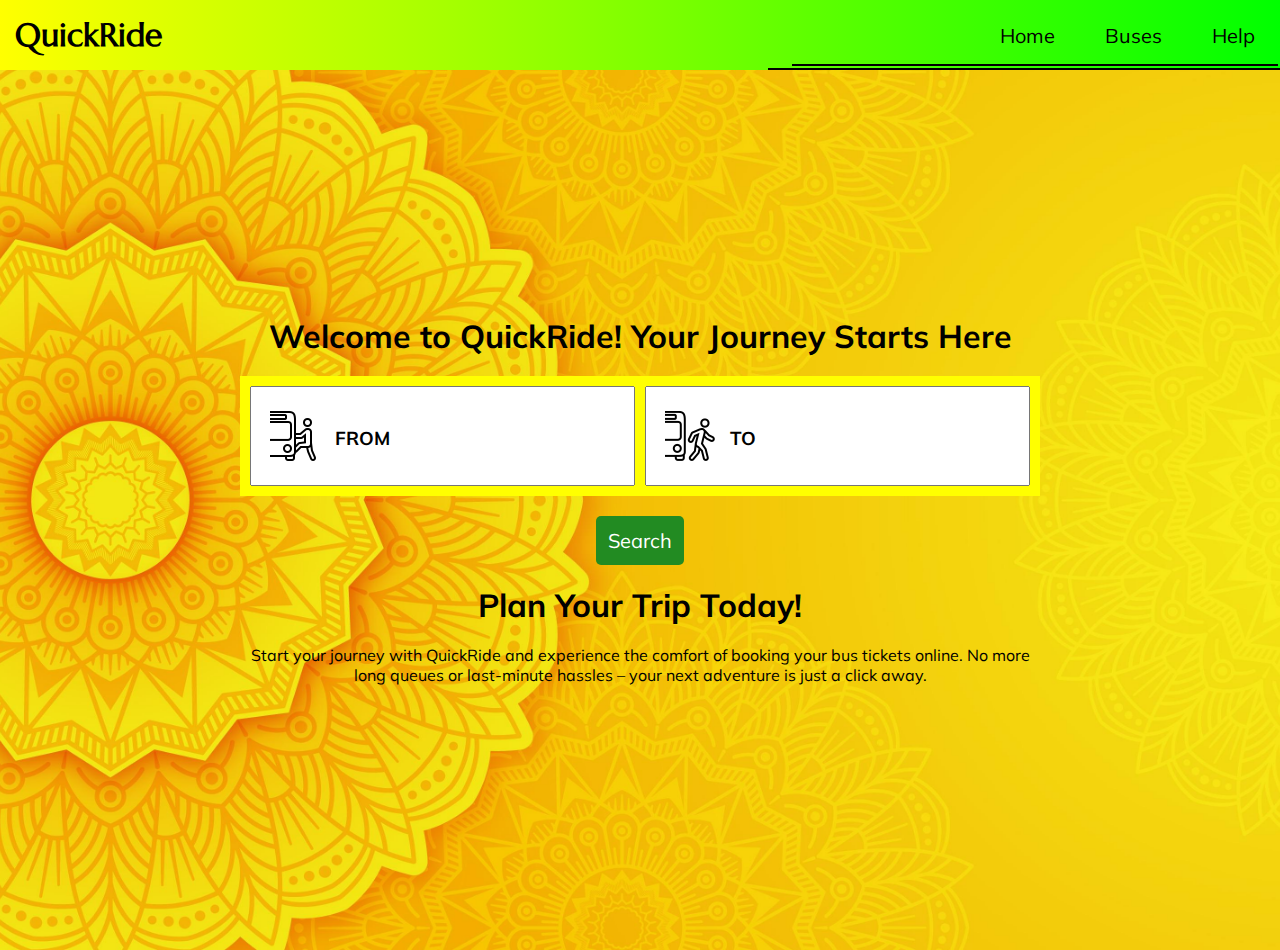
<file: index.html>
<!DOCTYPE html>
<html lang="en">
  <head>
    <meta charset="UTF-8" />
    <meta name="viewport" content="width=device-width, initial-scale=1.0" />
    <title>Document</title>
    <link rel="stylesheet" href="./style.css" />
    <link
      rel="stylesheet"
      href="https://fonts.googleapis.com/css?family=Muli:400,400i,700,700i,800"
    />
  </head>
  <body id="body1">
    <div class="overall">
      <nav>
        <h1 onclick="home()">QuickRide</h1>
        <img
          src="./assets/menu.png"
          alt="menu bar"
          onclick="menu()"
          id="openMenu"
        />
        <img
          src="./assets/cross.png"
          alt="close"
          onclick="menuExit()"
          id="closeMenu"
        />
        <div class="menu">
          <a onclick="home()">Home</a>
          <a onclick="buses()">Buses</a>
          <a onclick="help()">Help</a>
        </div>
        <div class="line">
          <p class="line1"></p>
          <p class="line2"></p>
        </div>
      </nav>

      <!-- route-->
      <div class="route-overall">
        <img src="./assets/bg2.jpg" />
        <div class="route-info">
          <h1>Welcome to QuickRide! Your Journey Starts Here</h1>
          <div class="route">
            <div class="from">
              <label for="from"
                ><img src="./assets/on-bus.png" alt="from"
              /></label>
              <input
                type="text"
                placeholder="enter city"
                id="from"
                onchange="fromPosition()"
                required
              />
              <label for="from"><h3>FROM</h3></label>
            </div>

            <div class="to">
              <label for="to">
                <img src="./assets/off-bus.png" alt="to"
              /></label>
              <input
                type="text"
                placeholder="enter city"
                id="to"
                onchange="toPosition()"
                required
              />
              <label for="to"><h3>TO</h3></label>
            </div>
          </div>

          

          <a href="#ind-bus-overall"><button id="search">Search</button></a>

          <h1>Plan Your Trip Today!</h1>
          <p>
            Start your journey with QuickRide and experience the comfort of
            booking your bus tickets online. No more long queues or last-minute
            hassles – your next adventure is just a click away.
          </p>
        </div>
      </div>

      <!-- ind-bus-overall -->
      <div id="ind-bus-overall">
        <h1 id="ind-title">Search Results</h1>
        <!-- bus-card 1 -->

        <div class="bus-card">
          <img src="./assets/bg1.jpg" />

          <!-- bus-content -->
          <div class="bus-content">
            <div>
              <h1>Departure</h1>
              <p class="dep">chennai</p>
            </div>

            <div>
              <h1>Destination</h1>
              <p class="des">madurai</p>
            </div>

            <div>
              <h1>Date</h1>
              <p class="date">date</p>
            </div>

            <div>
              <h1>Time</h1>
              <p class="time">time</p>
            </div>

            <div>
              <a href="./buses.html"
                ><button class="view-btn">View Buses</button></a
              >
            </div>

          </div>
        </div>
        <!-- bus-card 2 -->

        <div class="bus-card">
          <img src="./assets/bg1.jpg" />

          <!-- bus-content -->
          <div class="bus-content">
            <div>
              <h1>Departure</h1>
              <p class="dep">chennai</p>
            </div>

            <div>
              <h1>Destination</h1>
              <p class="des">madurai</p>
            </div>

            <div>
              <h1>Date</h1>
              <p class="date">date</p>
            </div>

            <div>
              <h1>Time</h1>
              <p class="time">time</p>
            </div>

            <div>
              <a href="./buses.html"
                ><button class="view-btn">View Buses</button></a
              >
            </div>

          </div>
        </div>

        <!-- bus-card 3 -->

        <div class="bus-card">
          <img src="./assets/bg1.jpg" />

          <!-- bus-content -->
          <div class="bus-content">
            <div>
              <h1>Departure</h1>
              <p class="dep">chennai</p>
            </div>

            <div>
              <h1>Destination</h1>
              <p class="des">madurai</p>
            </div>

            <div>
              <h1>Date</h1>
              <p class="date">date</p>
            </div>

            <div>
              <h1>Time</h1>
              <p class="time">time</p>
            </div>

            <div>
              <a href="./buses.html"
                ><button class="view-btn">View Buses</button></a
              >
            </div>

          </div>
        </div>

        <!-- bus-card 4 -->

        <div class="bus-card">
          <img src="./assets/bg1.jpg" />

          <!-- bus-content -->
          <div class="bus-content">
            <div>
              <h1>Departure</h1>
              <p class="dep">chennai</p>
            </div>

            <div>
              <h1>Destination</h1>
              <p class="des">madurai</p>
            </div>

            <div>
              <h1>Date</h1>
              <p class="date">date</p>
            </div>

            <div>
              <h1>Time</h1>
              <p class="time">time</p>
            </div>

            <div>
              <a href="./buses.html"
                ><button class="view-btn">View Buses</button></a
              >
            </div>

          </div>
        </div>

        <!-- bus-card 5 -->

        <div class="bus-card">
          <img src="./assets/bg1.jpg" />

          <!-- bus-content -->
          <div class="bus-content">
            <div>
              <h1>Departure</h1>
              <p class="dep">chennai</p>
            </div>

            <div>
              <h1>Destination</h1>
              <p class="des">madurai</p>
            </div>

            <div>
              <h1>Date</h1>
              <p class="date">date</p>
            </div>

            <div>
              <h1>Time</h1>
              <p class="time">time</p>
            </div>

            <div>
              <a href="./buses.html"
                ><button class="view-btn">View Buses</button></a
              >
            </div>

          </div>
        </div>

        <!-- bus-card 6 -->
        <div class="bus-card">
          <img src="./assets/bg1.jpg" />

          <!-- bus-content -->
          <div class="bus-content">
            <div>
              <h1>Departure</h1>
              <p class="dep">chennai</p>
            </div>

            <div>
              <h1>Destination</h1>
              <p class="des">madurai</p>
            </div>

            <div>
              <h1>Date</h1>
              <p class="date">date</p>
            </div>

            <div>
              <h1>Time</h1>
              <p class="time">time</p>
            </div>

            <div>
              <a href="./buses.html"
                ><button class="view-btn">View Buses</button></a
              >
            </div>

          </div>
        </div>
        <!-- bus-card 7 -->

        <div class="bus-card">
          <img src="./assets/bg1.jpg" />

          <!-- bus-content -->
          <div class="bus-content">
            <div>
              <h1>Departure</h1>
              <p class="dep">chennai</p>
            </div>

            <div>
              <h1>Destination</h1>
              <p class="des">madurai</p>
            </div>

            <div>
              <h1>Date</h1>
              <p class="date">date</p>
            </div>

            <div>
              <h1>Time</h1>
              <p class="time">time</p>
            </div>

            <div>
              <a href="./buses.html"
                ><button class="view-btn">View Buses</button></a
              >
            </div>

          </div>
        </div>

        <!-- bus-card 8 -->

        <div class="bus-card">
          <img src="./assets/bg1.jpg" />

          <!-- bus-content -->
          <div class="bus-content">
            <div>
              <h1>Departure</h1>
              <p class="dep">chennai</p>
            </div>

            <div>
              <h1>Destination</h1>
              <p class="des">madurai</p>
            </div>

            <div>
              <h1>Date</h1>
              <p class="date">date</p>
            </div>

            <div>
              <h1>Time</h1>
              <p class="time">time</p>
            </div>

            <div>
              <a href="./buses.html"
                ><button class="view-btn">View Buses</button></a
              >
            </div>

          </div>
        </div>

        <!-- bus-card 9 -->

        <div class="bus-card">
          <img src="./assets/bg1.jpg" />

          <!-- bus-content -->
          <div class="bus-content">
            <div>
              <h1>Departure</h1>
              <p class="dep">chennai</p>
            </div>

            <div>
              <h1>Destination</h1>
              <p class="des">madurai</p>
            </div>

            <div>
              <h1>Date</h1>
              <p class="date">date</p>
            </div>

            <div>
              <h1>Time</h1>
              <p class="time">time</p>
            </div>

            <div>
              <a href="./buses.html"
                ><button class="view-btn">View Buses</button></a
              >
            </div>

          </div>
        </div>

        <!-- bus-card 10 -->

        <div class="bus-card">
          <img src="./assets/bg1.jpg" />

          <!-- bus-content -->
          <div class="bus-content">
            <div>
              <h1>Departure</h1>
              <p class="dep" onchange="change()">chennai</p>
            </div>

            <div>
              <h1>Destination</h1>
              <p class="des" onchange="change()">madurai</p>
            </div>

            <div>
              <h1>Date</h1>
              <p class="date" onchange="change()">date</p>
            </div>

            <div>
              <h1>Time</h1>
              <p class="time" onchange="change()">time</p>
            </div>

            <div>
              <a href="./buses.html"
                ><button class="view-btn">View Buses</button></a
              >
            </div>

          </div>
        </div>
        <img id="ind-img" src="./assets/notfound.png" alt="data not found" />
      </div>
    </div>
    <script src="./index.js"></script>
  </body>
</html>
</file>
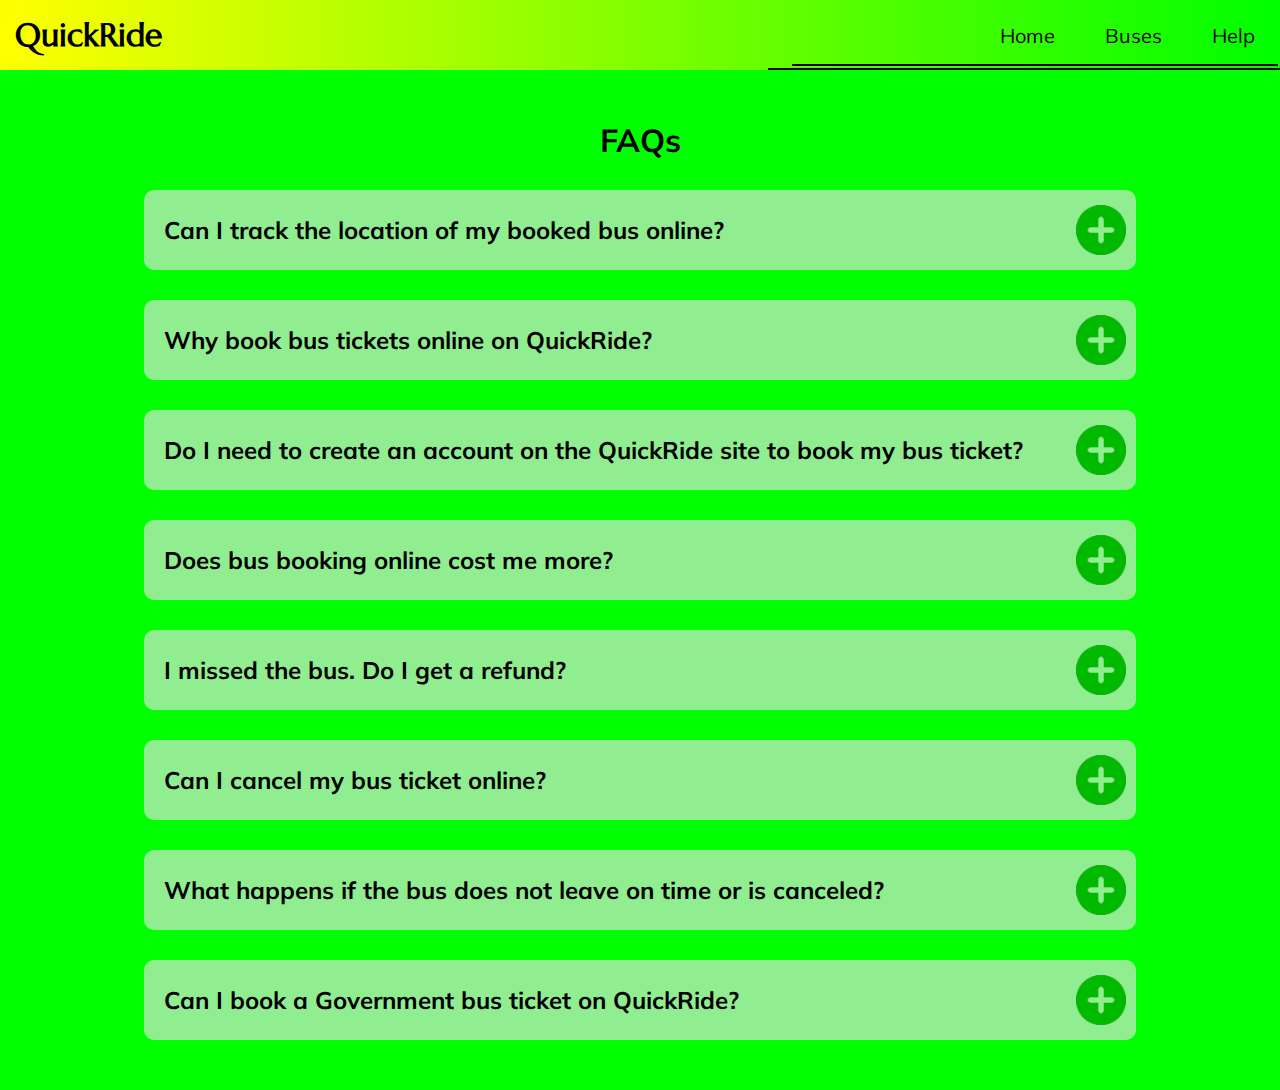
<file: help.html>
<!DOCTYPE html>
<html lang="en">
  <head>
    <meta charset="UTF-8" />
    <meta name="viewport" content="width=device-width, initial-scale=1.0" />
    <title>Document</title>
    <link rel="stylesheet" href="./style.css" />
    <link
      rel="stylesheet"
      href="https://fonts.googleapis.com/css?family=Muli:400,400i,700,700i,800"
    />
  </head>
  <body id="body3">
    <!-- overall -->
    <div class="overall">
      <!-- nav -->
      <nav>
        <h1 onclick="home()">QuickRide</h1>
        <img
          src="./assets/menu.png"
          alt="menu bar"
          onclick="menu()"
          id="openMenu"
        />
        <img
          src="./assets/cross.png"
          alt="close"
          onclick="menuExit()"
          id="closeMenu"
        />
        <!-- menu bar -->
        <div class="menu">
          <a onclick="home()">Home</a>
          <a onclick="buses()">Buses</a>
          <a onclick="help()">Help</a>
        </div>
        <div class="line">
          <p class="line1"></p>
          <p class="line2"></p>
        </div>
      </nav>
      <!-- bus overall -->
      <div class="bus-overall">
        <h1>FAQs</h1>
        <!-- qCard 1 -->
        <div class="q-card">
          <img src="./assets/add1.png" alt="add" class="add" />
          <img src="./assets/remove.png" alt="remove" class="remove" />
          <h2>Can I track the location of my booked bus online?</h2>
          <p class="para">
            Yes, you can track your bus online by using our bus tracking app
            feature called “Track My Bus”. This feature allows passengers and
            their families to track the live bus location. You may follow your
            bus on a map and use the information to plan your trip to the
            boarding point and to get off at the correct stop. Family and
            friends may also check the bus position to schedule pick-ups and
            ensure safety.(***sample text***)
          </p>
        </div>
        <!-- qCard 2 -->
        <div class="q-card">
          <img src="./assets/add1.png" alt="add" class="add" />
          <img src="./assets/remove.png" alt="remove" class="remove" />

          <h2>Why book bus tickets online on QuickRide?</h2>
          <p class="para">
            Booking bus tickets online on QuickRide is increasingly becoming the
            preferred choice for travellers due to its numerous advantages over
            traditional methods. With QuickRide, customers can book their bus
            tickets effortlessly from the comfort of their homes, avoiding the
            inconvenience of standing in long lines at bus stations or travel
            agencies. Online bus booking offers the luxury of comparing
            different bus schedules and operators and presents various discount
            offers and exclusive deals, resulting in significant savings.
            Payment security is another notable feature of online booking, which
            ensures that your financial information is well-protected against
            fraud. Additionally, customers can pick their seats, providing a
            customized travel experience. Online bus booking platforms give
            real-time updates about any changes in the bus timetable, including
            delays or cancellations, enabling better planning. The convenience
            doesn't stop here; travellers can even compare onboard amenities
            like charging points or snacks, further enhancing the travel
            experience.(***sample text***)
          </p>
        </div>
        <!-- qCard 3 -->
        <div class="q-card">
          <img src="./assets/add1.png" alt="add" class="add" />
          <img src="./assets/remove.png" alt="remove" class="remove" />
          <h2>
            Do I need to create an account on the QuickRide site to book my bus
            ticket?
          </h2>
          <p class="para">
            No, you don’t have to create an account on the QuickRide site to
            book your bus ticket. But it is advisable to make one to accelerate
            the process next time you want to book bus tickets. Also, QuickRide
            has many discounts and offers that you can easily access if you have
            an account with us.(***sample text***)
          </p>
        </div>
        <!-- qCard 4 -->
        <div class="q-card">
          <img src="./assets/add1.png" alt="add" class="add" />
          <img src="./assets/remove.png" alt="remove" class="remove" />
          <h2>Does bus booking online cost me more?</h2>
          <p class="para">
            Not at all! The bus ticket price is the same as you would get from
            the bus operator/ counter of any bus ticket agency. QuickRide
            reduces the travel budget by comparing the bus ticket prices among
            various operators, making it a more cost-effective choice.
            Therefore, online bus booking is increasingly recognized as a more
            convenient, efficient, and economical mode of securing travel
            arrangements.(***sample text***)
          </p>
        </div>
        <!-- qCard 5 -->
        <div class="q-card">
          <img src="./assets/add1.png" alt="add" class="add" />
          <img src="./assets/remove.png" alt="remove" class="remove" />
          <h2>I missed the bus. Do I get a refund?</h2>
          <p class="para">
            QuickRide provides a 100% refund if the bus is missed due to either
            QuickRide or its partner company's fault. However, if the bus is
            missed due to any other reason not directly related to QuickRide no
            refund is provided.(***sample text***)
          </p>
        </div>
        <!-- qCard 6 -->
        <div class="q-card">
          <img src="./assets/add1.png" alt="add" class="add" />
          <img src="./assets/remove.png" alt="remove" class="remove" />
          <h2>Can I cancel my bus ticket online?</h2>
          <p class="para">
            Yes you can cancel bus tickets online, Most of the tickets can be
            canceled online. However, there are some bus tickets that can only
            be canceled through our call center.However please note that the
            cancellation fee and cancellation period may differ for specific bus
            services. Please contact any of our executives for cancellation
            details on any specific service.(***sample text***)
          </p>
        </div>
        <!-- qCard 7 -->
        <div class="q-card">
          <img src="./assets/add1.png" alt="add" class="add" />
          <img src="./assets/remove.png" alt="remove" class="remove" />
          <h2>
            What happens if the bus does not leave on time or is canceled?
          </h2>
          <p class="para">
            If your bus does not leave on time or is canceled, in such
            situations, you will need to consult the counter of the respective
            bus operators. You can also call the QuickRide customer care to
            discuss the appropriate actions.(***sample text***)
          </p>
        </div>
        <!-- qCard 8 -->
        <div class="q-card">
          <img src="./assets/add1.png" alt="add" class="add" />
          <img src="./assets/remove.png" alt="remove" class="remove" />
          <h2>Can I book a Government bus ticket on QuickRide?</h2>
          <p class="para">
            Yes, you can book government bus tickets on QuickRide. QuickRide has
            extended its bus booking services to many RTCs in India. Some of
            these RTCs are Andhra Pradesh State Road Transport Corporation
            (APSRTC), Assam State Transport Corporation (ASTC), Bihar State
            Tourism Development Corporation (BSTDC), Himachal Road Transport
            Corporation (HRTC), Jammu and Kashmir State Road Transport
            Corporation (JKSRTC), Kerala RTC, Kadamba Transport Corporation
            (KTCL), Patiala and the East Punjab States Union (PEPSU), Puducherry
            Road Transport Corporation (PRTC), Rajasthan State Road Transport
            Corporation (RSRTC), South Bengal State Transport Corporation
            (SBSTC), Uttarakhand Transport Corporation (UTC), West Bengal
            Transport Corporation WBTC (CTC), North Bengal State Transport
            Corporation (NBSTC) Chandigarh Transport Undertaking
            (CTU).(***sample text***)
          </p>
        </div>
      </div>
    </div>
    <script src="./help.js"></script>
    <script src="./index.js"></script>
  </body>
</html>
</file>
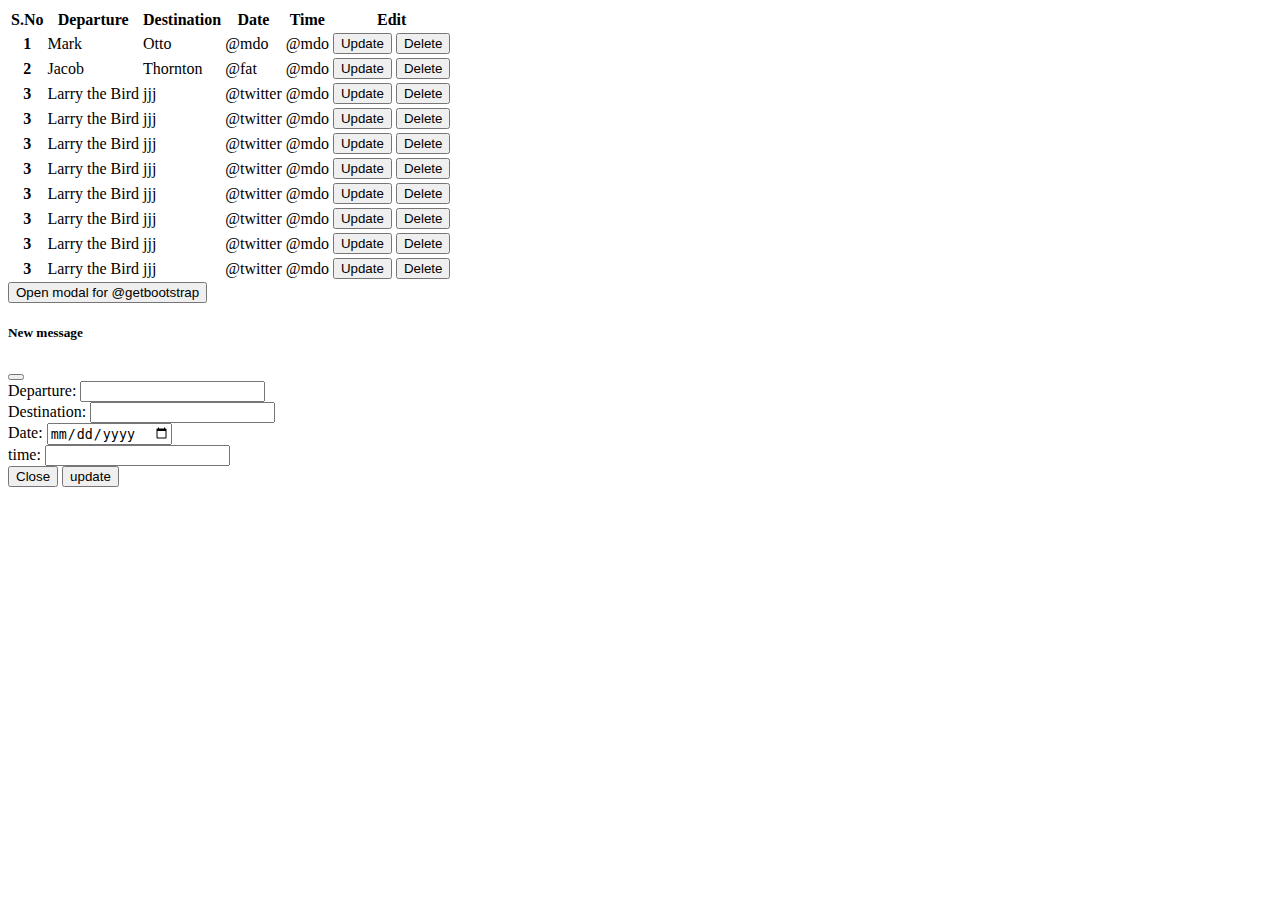
<file: Dashboard/dash.htm>
<!DOCTYPE html>
<html lang="en">
  <head>
    <meta charset="UTF-8" />
    <meta name="viewport" content="width=device-width, initial-scale=1.0" />
    <title>Document</title>
    <link
      href="https://cdn.jsdelivr.net/npm/bootstrap@5.0.2/dist/css/bootstrap.min.css"
      rel="stylesheet"
      integrity="sha384-EVSTQN3/azprG1Anm3QDgpJLIm9Nao0Yz1ztcQTwFspd3yD65VohhpuuCOmLASjC"
      crossorigin="anonymous"
    />
  </head>
  <body>
    <div class="container-fluid">
      <table class="table table-dark table-striped">
        <thead>
          <tr>
            <th scope="col">S.No</th>
            <th scope="col">Departure</th>
            <th scope="col">Destination</th>
            <th scope="col">Date</th>
            <th scope="col">Time</th>
            <th scope="col">Edit</th>
          </tr>
        </thead>
        <tbody id="table">
          <tr>
            <th scope="row" class="sno">1</th>
            <td class="dep">Mark</td>
            <td class="des">Otto</td>
            <td class="date">@mdo</td>
            <td class="time">@mdo</td>
            <td>
              <button
                type="button"
                class="btn btn-success"
                data-bs-toggle="modal"
                data-bs-target="#exampleModal"
                data-bs-whatever="@getbootstrap"
                onclick="abc()"
              >
                Update
              </button>
              <button type="button" class="btn btn-danger">Delete</button>
            </td>
          </tr>
          <tr>
            <th scope="row" class="sno">2</th>
            <td class="dep">Jacob</td>
            <td class="des">Thornton</td>
            <td class="date">@fat</td>
            <td class="time">@mdo</td>
            <td>
              <button
                type="button"
                class="btn btn-success"
                type="button"
                class="btn btn-primary"
                data-bs-toggle="modal"
                data-bs-target="#exampleModal"
                data-bs-whatever="@getbootstrap"
              >
                Update
              </button>
              <button type="button" class="btn btn-danger">Delete</button>
            </td>
          </tr>
          <tr>
            <th scope="row" class="sno">3</th>
            <td class="dep">Larry the Bird</td>
            <td class="des">jjj</td>
            <td class="date">@twitter</td>
            <td class="time">@mdo</td>
            <td>
              <button
                type="button"
                class="btn btn-success"
                type="button"
                class="btn btn-primary"
                data-bs-toggle="modal"
                data-bs-target="#exampleModal"
                data-bs-whatever="@getbootstrap"
              >
                Update
              </button>
              <button type="button" class="btn btn-danger">Delete</button>
            </td>
          </tr>

          <tr>
            <th scope="row" class="sno">3</th>
            <td class="dep">Larry the Bird</td>
            <td class="des">jjj</td>
            <td class="date">@twitter</td>
            <td class="time">@mdo</td>
            <td>
              <button
                type="button"
                class="btn btn-success"
                type="button"
                class="btn btn-primary"
                data-bs-toggle="modal"
                data-bs-target="#exampleModal"
                data-bs-whatever="@getbootstrap"
              >
                Update
              </button>
              <button type="button" class="btn btn-danger">Delete</button>
            </td>
          </tr>
          <tr>
            <th scope="row" class="sno">3</th>
            <td class="dep">Larry the Bird</td>
            <td class="des">jjj</td>
            <td class="date">@twitter</td>
            <td class="time">@mdo</td>
            <td>
              <button
                type="button"
                class="btn btn-success"
                type="button"
                class="btn btn-primary"
                data-bs-toggle="modal"
                data-bs-target="#exampleModal"
                data-bs-whatever="@getbootstrap"
              >
                Update
              </button>
              <button type="button" class="btn btn-danger">Delete</button>
            </td>
          </tr>
          <tr>
            <th scope="row" class="sno">3</th>
            <td class="dep">Larry the Bird</td>
            <td class="des">jjj</td>
            <td class="date">@twitter</td>
            <td class="time">@mdo</td>
            <td>
              <button
                type="button"
                class="btn btn-success"
                type="button"
                class="btn btn-primary"
                data-bs-toggle="modal"
                data-bs-target="#exampleModal"
                data-bs-whatever="@getbootstrap"
              >
                Update
              </button>
              <button type="button" class="btn btn-danger">Delete</button>
            </td>
          </tr>
          <tr>
            <th scope="row" class="sno">3</th>
            <td class="dep">Larry the Bird</td>
            <td class="des">jjj</td>
            <td class="date">@twitter</td>
            <td class="time">@mdo</td>
            <td>
              <button
                type="button"
                class="btn btn-success"
                type="button"
                class="btn btn-primary"
                data-bs-toggle="modal"
                data-bs-target="#exampleModal"
                data-bs-whatever="@getbootstrap"
              >
                Update
              </button>
              <button type="button" class="btn btn-danger">Delete</button>
            </td>
          </tr>
          <tr>
            <th scope="row" class="sno">3</th>
            <td class="dep">Larry the Bird</td>
            <td class="des">jjj</td>
            <td class="date">@twitter</td>
            <td class="time">@mdo</td>
            <td>
              <button
                type="button"
                class="btn btn-success"
                type="button"
                class="btn btn-primary"
                data-bs-toggle="modal"
                data-bs-target="#exampleModal"
                data-bs-whatever="@getbootstrap"
              >
                Update
              </button>
              <button type="button" class="btn btn-danger">Delete</button>
            </td>
          </tr>
          <tr>
            <th scope="row" class="sno">3</th>
            <td class="dep">Larry the Bird</td>
            <td class="des">jjj</td>
            <td class="date">@twitter</td>
            <td class="time">@mdo</td>
            <td>
              <button
                type="button"
                class="btn btn-success"
                type="button"
                class="btn btn-primary"
                data-bs-toggle="modal"
                data-bs-target="#exampleModal"
                data-bs-whatever="@getbootstrap"
              >
                Update
              </button>
              <button type="button" class="btn btn-danger">Delete</button>
            </td>
          </tr>
          <tr>
            <th scope="row" class="sno">3</th>
            <td class="dep">Larry the Bird</td>
            <td class="des">jjj</td>
            <td class="date">@twitter</td>
            <td class="time">@mdo</td>
            <td>
              <button
                type="button"
                class="btn btn-success"
                type="button"
                class="btn btn-primary"
                data-bs-toggle="modal"
                data-bs-target="#exampleModal"
                data-bs-whatever="@getbootstrap"
              >
                Update
              </button>
              <button type="button" class="btn btn-danger">Delete</button>
            </td>
          </tr>
        </tbody>
      </table>

      <!-- modal -->

      <button
        type="button"
        class="btn btn-primary"
        data-bs-toggle="modal"
        data-bs-target="#exampleModal"
        data-bs-whatever="@getbootstrap"
      >
        Open modal for @getbootstrap
      </button>

      <div
        class="modal fade"
        id="exampleModal"
        tabindex="-1"
        aria-labelledby="exampleModalLabel"
        aria-hidden="true"
      >
        <div class="modal-dialog">
          <div class="modal-content">
            <div class="modal-header">
              <h5 class="modal-title" id="exampleModalLabel">New message</h5>
              <button
                type="button"
                class="btn-close"
                data-bs-dismiss="modal"
                aria-label="Close"
              ></button>
            </div>
            <div class="modal-body">
              <form>
                <div class="mb-3">
                  <label for="dep" class="col-form-label">Departure:</label>
                  <input type="text" class="form-control" id="dep" />
                </div>

                <div class="mb-3">
                  <label for="des" class="col-form-label">Destination:</label>
                  <input type="text" class="form-control" id="des" />
                </div>

                <div class="mb-3">
                  <label for="dates" class="col-form-label">Date:</label>
                  <input type="date" class="form-control" id="dates" />
                </div>

                <div class="mb-3">
                  <label for="times" class="col-form-label">time:</label>
                  <input type="text" class="form-control" id="times" />
                </div>
              </form>
            </div>
            <div class="modal-footer">
              <button
                type="button"
                class="btn btn-secondary"
                data-bs-dismiss="modal"
              >
                Close
              </button>
              <button type="button" class="btn btn-primary" id="save">
                update
              </button>
            </div>
          </div>
        </div>
      </div>
    </div>
    <script
      src="https://cdn.jsdelivr.net/npm/bootstrap@5.0.2/dist/js/bootstrap.bundle.min.js"
      integrity="sha384-MrcW6ZMFYlzcLA8Nl+NtUVF0sA7MsXsP1UyJoMp4YLEuNSfAP+JcXn/tWtIaxVXM"
      crossorigin="anonymous"
    ></script>
    <script src="./dash.js"></script>
  </body>
</html>
</file>
<file: style.css>
@import url("https://fonts.googleapis.com/css2?family=Marcellus&display=swap");
* {
  padding: 0;
  margin: 0;
  box-sizing: border-box;
  scroll-behavior: smooth;
  font-family: "Muli";
}

:root {
  --green: lime;
  --yellow: yellow;
}

nav {
  background-image: linear-gradient(to right, var(--yellow), var(--green));
  padding: 10px;
  display: flex;
  justify-content: space-between;
  align-items: center;
  position: fixed;
  z-index: 1000;
  width: 100%;
  padding: 15px;
}
nav h1 {
  font-family: "Marcellus", serif;
}
nav h1:hover {
  cursor: pointer;
}
nav a {
  cursor: pointer;
  font-size: 20px;
  padding: 5px 10px;
}
nav a:hover {
  background-image: linear-gradient(45deg, var(--yellow) 30%, forestgreen 100%);
  border-radius: 5px;
}
nav .menu {
  display: flex;
  align-items: center;
  justify-content: center;
  gap: 30px;
}
nav img {
  height: 40px;
  width: 40px;
  display: none;
}
.line {
  width: 40%;
  position: absolute;
  bottom: 0;
  right: 0;
  display: flex;
  flex-direction: column;
  align-items: end;
}
.line1 {
  position: relative;
  right: 0;
  margin: 2px;
  width: 95%;
  height: 2px;
  background-color: black;
}
.line2 {
  position: relative;
  right: 0;
  width: 100%;
  height: 2px;
  background-color: black;
}

.route-overall {
  /* background-image: url("./assets/bg2.jpg"); */
  min-height: 100vh;
  width: 100%;
  display: flex;
  align-items: center;
  justify-content: center;
  position: relative;
  padding: 120px 20px 20px;
}
.route-info {
  z-index: 50;
  display: flex;
  align-items: center;
  justify-content: center;
  flex-direction: column;
  gap: 20px;
  width: 800px;
  text-align: center;
}
.route-overall img {
  position: absolute;
  height: 100%;
  width: 100%;
  object-fit: cover;
}
.route {
  background-color: var(--yellow);
  display: flex;
  width: 100%;

  align-items: center;
  justify-content: center;

  height: 120px;
  padding: 10px;
  gap: 10px;
}

.from,
.to {
  width: 50%;
  height: 100%;
  position: relative;
}

.from input,
.to input {
  width: 100%;
  height: 100%;
  padding-left: 85px;
  outline: none;
}
.from img,
.to img {
  position: absolute;
  left: 20px;
  top: 25px;
  height: 50px;
  width: 50px;
}
.route h3 {
  position: absolute;
  top: 40px;
  left: 85px;
  background-color: white;
  width: 90px;
  text-align: left;
}
.route input:focus ~ label h3 {
  top: 10px;
}
#search {
  padding: 10px;
  font-size: 20px;
  background-color: forestgreen;
  border: 2px solid transparent;
  color: white;
  border-radius: 5px;
}
#search:hover,
.view-btn:hover,
.bus + div button:hover,
#downld:hover,
#closing:hover {
  outline: 2px dashed black;
  cursor: pointer;
}

.bus-overall {
  background-color: var(--green);
  min-height: 100vh;
  padding: 120px 20px 50px;
  display: flex;
  align-items: center;
  justify-content: center;
  flex-direction: column;
  gap: 30px;
  position: relative;
}
.bus-card {
  min-height: 200px;
  width: 100%;
  position: relative;
  display: flex;
  align-items: center;
  justify-content: center;
  z-index: 500;
}
.bus-card img {
  height: 100%;
  width: 100%;
  object-fit: cover;
  border-radius: 20px;
  position: absolute;
}
.bus-content {
  padding: 30px;
  width: 100%;
  /* position: absolute; */
  /* top: 0; */
  z-index: 999;
  display: flex;
  flex-wrap: wrap;

  align-items: center;
  justify-content: space-evenly;
  gap: 30px;
}
.bus-content div {
  display: flex;
  align-items: center;
  justify-content: center;
  flex-direction: column;
  gap: 15px;
  flex-basis: 200px;
}
.view-btn {
  padding: 10px;
  font-size: 15px;
  border-radius: 10px;

  background-color: forestgreen;
  border: 2px solid transparent;
  color: white;
  /* border-radius: 5px; */
}
/* ind-bus-overall */

#ind-bus-overall .bus-card {
  display: none;
}

#ind-bus-overall {
  background-color: var(--green);
  min-height: 100vh;
  padding: 20px;
  display: flex;
  /* align-items: center; */
  /* justify-content: center; */
  flex-direction: column;
  gap: 30px;
}
#ind-bus-overall {
  display: none;
  align-items: center;
  position: relative;
  padding: 100px 20px 20px;
}
#ind-title {
  text-align: center;
}

#ind-bus-overall > img {
  top: 200px;
  text-align: center;
  height: 100px;
  position: absolute;
  display: none;
}
/* seat */

* {
  padding: 0;
  margin: 0;
  box-sizing: border-box;
}

#seat-overall {
  min-height: 100vh;
  width: 100%;
  display: flex;
  align-items: center;
  justify-content: center;
  flex-direction: column;
  gap: 40px;
  position: fixed;
  z-index: 555;
  top: 0;
  background-color: var(--green);
  display: none;
}

.bus h1 {
  height: 40px;
  width: 40px;
  display: flex;
  align-items: center;
  justify-content: center;
  border: 2px solid green;
  color: green;
  padding: 5px;
  margin: 10px;
  cursor: pointer;
  font-size: 20px;
}

.bus {
  display: flex;
}
.row {
  background: url("./assets/bg2.jpg") no-repeat fixed;
  background-size: cover;
  display: flex;
  gap: 30px;
  flex-direction: column;
  justify-content: space-between;
}
.bus::before {
  content: "";
  width: 50px;
  background-color: forestgreen;
  border-radius: 10px 0px 0px 10px;
}

.bus::before {
  content: url("./assets/steer.png");
  padding: 20px 0px 0px 20px;
}

#closing,
#downld {
  border: none;
  box-shadow: 0px 0px 10px grey;
  border-radius: 5px;
}
.bus + div button {
  padding: 5px 10px;
  border: none;
  font-size: 20px;
  font-weight: solid;
  border-radius: 3px;
  box-shadow: 0px 0px 10px grey;
}

#book:hover,
#downld:hover {
  box-shadow: 0px 0px 10px forestgreen;
  background-color: green;
  color: white;
  cursor: pointer;
}
.close:hover,
#closing:hover {
  box-shadow: 0px 0px 10px red;
  background-color: red;
  color: white;
  cursor: pointer;
}
#ticket {
  background-color: yellow;
  min-width: 320px;
  padding: 15px;
  outline: 10px dashed yellow;
  display: flex;
  flex-direction: column;
  gap: 10px;
  min-height: 400px;
}
.ticket h1 {
  text-align: center;
}

#pop {
  position: absolute;
  background-color: rgba(0, 0, 0, 0.5);
  min-height: 100vh;
  width: 100%;
  display: flex;
  align-items: center;
  justify-content: center;
  flex-direction: column;
  gap: 30px;
  padding: 55px 10px 10px 10px;
  display: none;
}
#pop div:nth-child(2),
.bus + div {
  display: flex;
  gap: 20px;
}
#pop button {
  padding: 5px 10px;
  width: 100px;
}
.amount {
  text-align: right;
}

/* help.html */
.q-card {
  background-color: lightgreen;
  padding: 20px 65px 20px 20px;
  border-radius: 10px;
  display: flex;
  flex-direction: column;
  gap: 20px;
  width: 80%;
  min-height: 80px;
  justify-content: center;
  position: relative;
}
.q-card p {
  font-size: 20px;
  display: none;
  line-height: 25px;
}
.q-card img {
  height: 50px;
  width: 50px;
  position: absolute;
  right: 10px;
  top: 15px;
}
.remove {
  display: none;
}

/* media queries */

@media only screen and (max-width: 500px) {
  .q-card h2 {
    font-size: 20px;
  }
  .q-card {
    width: 100%;
    padding: 10px 50px 10px 10px;
  }
  .q-card p {
    font-size: 16px;
  }
  .q-card img {
    height: 35px;
    width: 35px;
  }
}

@media only screen and (max-width: 600px) {
  .from,
  .to {
    width: 100%;
  }
  .route {
    flex-direction: column;
    height: 200px;
  }
  .route h3 {
    font-size: 17px;
    top: 33px;
    left: 70px;
  }
  .from img,
  .to img {
    top: 21px;
    height: 40px;
    width: 40px;
  }
  .from input,
  .to input {
    padding-left: 70px;
  }
  .route-info h1 {
    font-size: 25px;
  }
  .route-info p {
    font-size: 16px;
  }
  #search {
    padding: 8px;
    font-size: 17px;
  }
  /* bus-content */
  .bus-content {
    gap: 20px;
  }
  .bus-content div {
    gap: 10px;
  }
  .bus-content div h1 {
    font-size: 25px;
  }
  /* seat */
  .bus {
    flex-direction: column;
  }
  .row {
    background: url(./assets/bg2.jpg) no-repeat fixed;
    background-size: cover;
    display: flex;
    gap: 30px;
    flex-direction: row;
    justify-content: space-between;
  }
  .row div {
    display: flex;
  }
  .bus::before {
    height: unset;
    width: unset;
    border-radius: 10px 10px 0px 0px;
    padding: 10px 0px 0px 10px;
  }

  .bus h1 {
    height: 22px;
    width: 25px;
    display: flex;
    align-items: center;
    justify-content: center;
    border: 2px solid green;
    color: green;
    padding: 5px;
    margin: 10px;
    cursor: pointer;
    font-size: 15px;
  }
  #seat-overall {
    gap: 10px;
    padding: 75px 10px 10px 10px;
  }
  #ticket {
    min-width: unset;
  }
  #pop {
    padding: 30px 5px 5px 5px;
  }
  #pop button {
    padding: 5px;
  }

  .bus + div button {
    padding: 5px;

    font-size: 15px;
  }
}

@media only screen and (max-width: 800px) {
  nav img {
    display: block;
  }
  nav .menu {
    min-height: 100vh;
    flex-direction: column;
    position: fixed;
    top: 70px;
    display: none;
    left: 0;
    transition: all 1s;
    z-index: 999;
    background-color: var(--green);
    width: 100%;
  }
  #closeMenu {
    display: none;
  }
}
</file>
